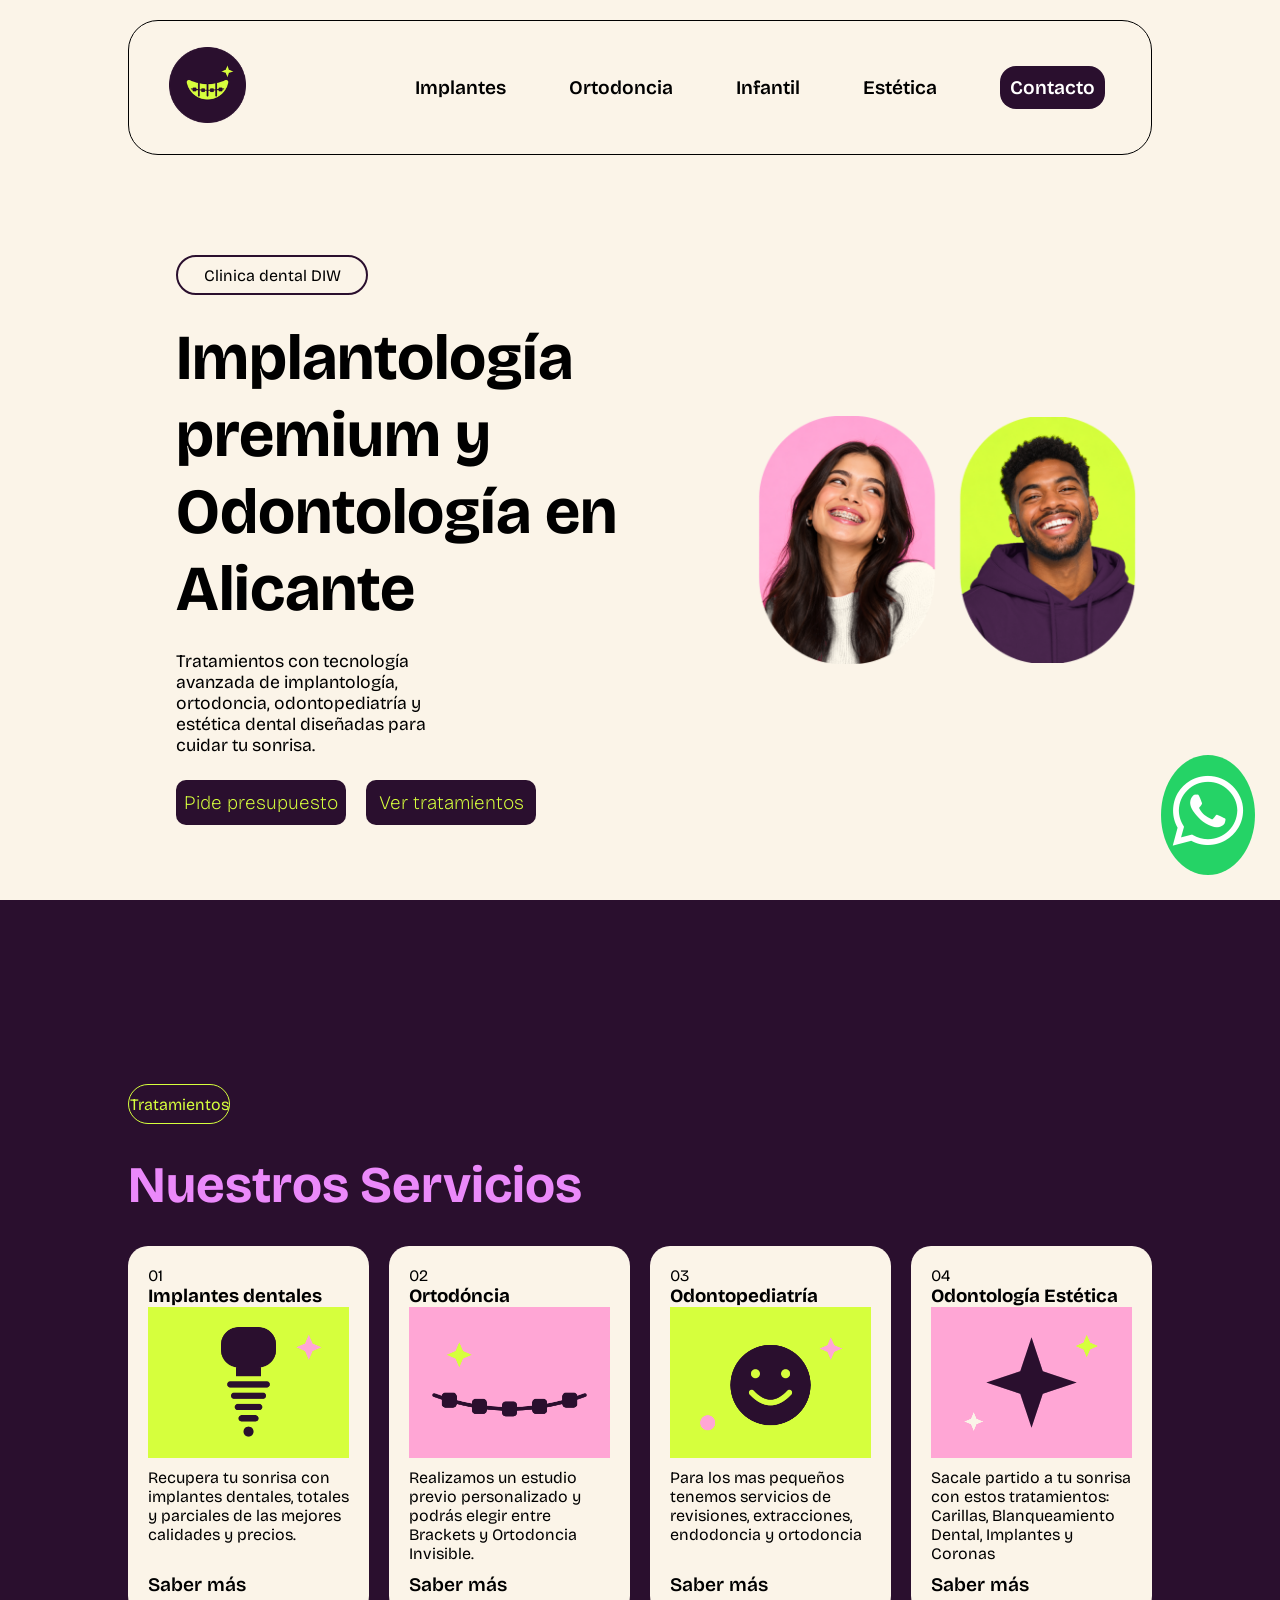
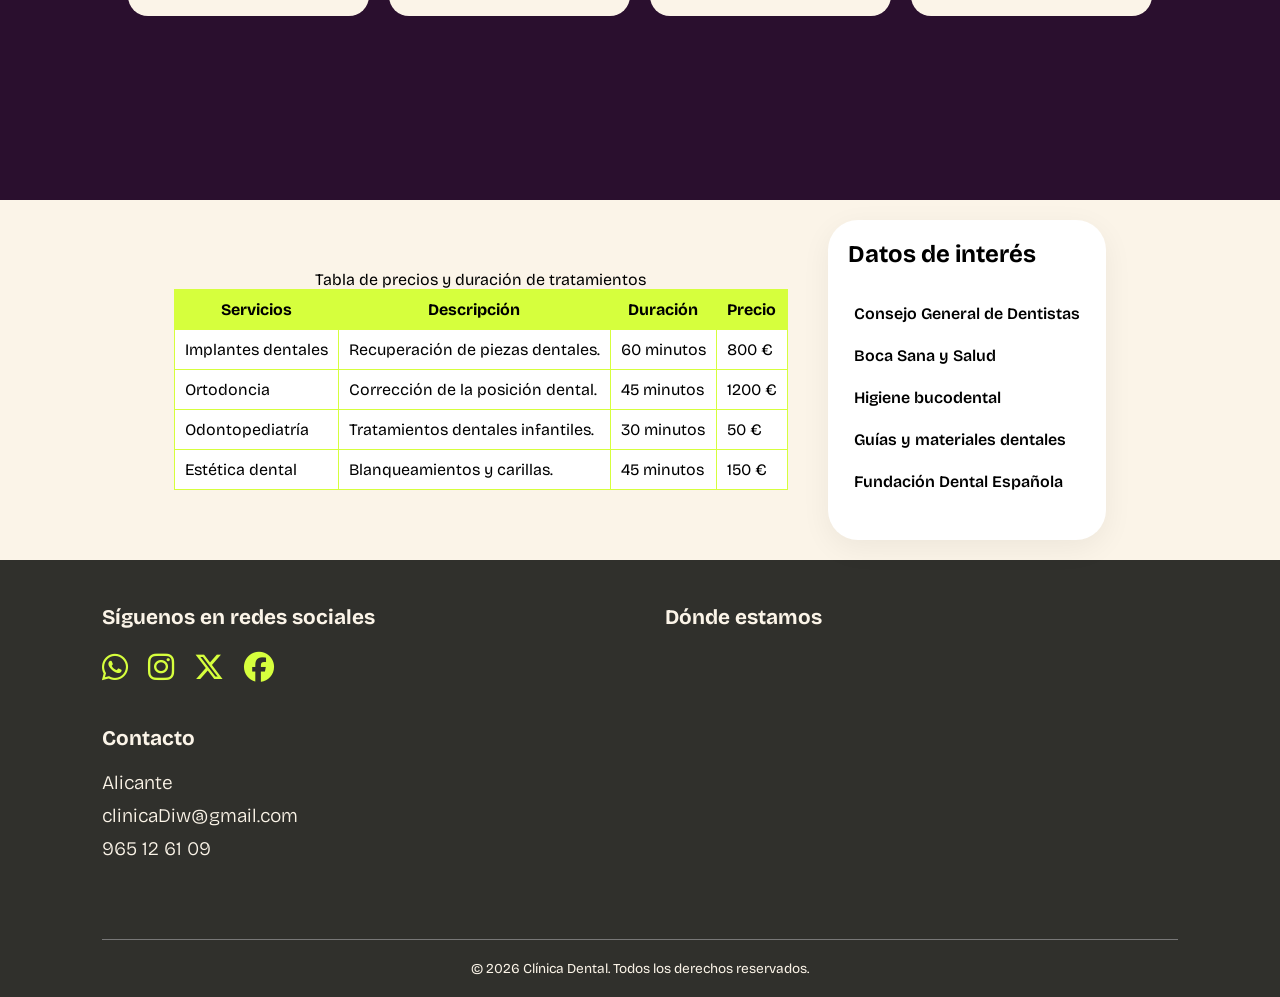
<file: index.html>
<!DOCTYPE html>
<html lang="es">
<head>
    <meta charset="UTF-8">
    <meta name="viewport" content="width=device-width, initial-scale=1.0">
    <meta charset="UTF-8">
    <meta name="description" content="Clínica Dental DIW en Alicante. Especialistas en implantología, ortodoncia, odontopediatría y estética dental.">
    <meta name="author" content="Clínica Dental DIW">
    

     <title>Clínica Dental DIW</title>

   <link rel="stylesheet" href="style.css">
   <link rel="preconnect" href="https://fonts.googleapis.com">
<link rel="preconnect" href="https://fonts.gstatic.com" crossorigin>
<link href="https://fonts.googleapis.com/css2?family=Bricolage+Grotesque:opsz,wght@12..96,200..800&display=swap" rel="stylesheet">
<link rel="stylesheet" href="https://cdnjs.cloudflare.com/ajax/libs/font-awesome/6.7.2/css/all.min.css">

</head>
   
<body>
    <a class="whatsappFijo" href="https://wa.me/34XXXXXXXXX" target="_blank">
    <i class="fa-brands fa-whatsapp"></i>
</a>

    <div class="container1">

                <main>

        <header>
            <nav>

                <div class="logo" >
                    <a href="#inicio">
                        <img src="images/logo_1282.png" alt="logo">
                    </a>
                </div>

                <ul>
                    <li><a href="#implantes">Implantes</a></li>
                    <li><a href="#ortodoncia">Ortodoncia</a></li>
                    <li><a href="#infantil"> Infantil</a></li>
                    <li><a href="#estetica">Estética</a></li>
                    <li><a id="contactoBoton" href="contacto.html">Contacto</a></li>
                </ul>

            </nav>
        </header>

        <div class="cabecera" >

            <div class="container2" id="inicio">

                <div class="Izquierda">

                    <div class="elh3">
                        <p>Clinica dental DIW</p>
                    </div>
                    
                    <div class="elh1">
                        <h1>Implantología <br>premium y <br>Odontología en Alicante</h1>
                    </div>
                    
                    <div class="elp">
                        <P>Tratamientos con tecnología avanzada de implantología, ortodoncia,
                        odontopediatría y estética dental diseñadas para cuidar tu sonrisa.
                        </P>
                    </div>
                    

                    <div class="containerBotones">
                        <a href="contacto.html">Pide presupuesto</a>
                        <a href="#implantes">Ver tratamientos</a>
                    </div>

                </div>

            
                <div class="Derecha">

                    <img src="images/fotos_corporativas1.png "  alt="">
                    <img src="images/fotos_corporativas.png"  alt="">

                </div>
     
            </div>

        </div>

        <!-- SECCIÓN 1 SERVICIOS -->
        <section class="seccionServicios" id="implantes"  >

            <div class="tituloServicios" id="ortodoncia">

                <div class="tratamientos" id="infantil">

                    <p id="estetica">Tratamientos</p>

                </div>
                <div>
                    <h2>Nuestros Servicios</h2>
                </div>

            </div>

            <div class="ContainerServicios">

                <div class="servicio" >
                    <p>01</p>
                    <h3>Implantes dentales</h3>
                    <img src="images/01_implantes.png"  alt="">
                    <p class="textoServicio">Recupera tu sonrisa con implantes dentales, totales y parciales de las mejores calidades y precios.</p>

                    <a href="contacto.html"> Saber más </a>
                </div>

                   <div class="servicio" >
                    <p>02</p>
                    <h3>Ortodóncia</h3>
                    <img src="images/02_ortodoncia.png" alt="">
                    <p class="textoServicio">Realizamos un estudio previo personalizado y podrás elegir entre Brackets y Ortodoncia Invisible.</p>

                    <a href="contacto.html"> Saber más </a>
                </div>

                   <div class="servicio" >
                    <p>03</p>
                    <h3>Odontopediatría</h3>
                    <img src="images/03_odontopediatria.png" alt="">
                    <p class="textoServicio">Para los mas pequeños tenemos servicios de revisiones, extracciones, endodoncia y ortodoncia</p>

                    <a href="contacto.html"> Saber más </a>
                </div>

                   <div class="servicio" >
                    <p>04</p>
                    <h3>Odontología Estética</h3>
                    <img src="images/04_estetica.png" alt="">
                    <p class="textoServicio">Sacale partido a tu sonrisa con estos tratamientos: Carillas, Blanqueamiento Dental, Implantes y Coronas</p>

                    <a href="contacto.html"> Saber más </a>
                </div>

            


            </div>
 
        </section>

        
        <section class="section2">

              
                    <div class="tabla">
                       <caption>Tabla de precios y duración de tratamientos</caption>
                        <table>

                            
                       <thead>
                            <tr>
                                <th>Servicios</th>
                                <th >Descripción</th>
                                <th>Duración</th>
                                <th>Precio</th>
                            </tr>
                       </thead>
                       <tbody>
                                <tr>
                                    <td>Implantes dentales</td>
                                    <td>Recuperación de piezas dentales.</td>
                                    <td>60 minutos</td>
                                    <td>800 €</td>
                                </tr>

                                <tr>
                                    <td>Ortodoncia</td>
                                    <td>Corrección de la posición dental.</td>
                                    <td>45 minutos</td>
                                    <td>1200 €</td>
                                </tr>

                                <tr>
                                    <td>Odontopediatría</td>
                                    <td>Tratamientos dentales infantiles.</td>
                                    <td>30 minutos</td>
                                    <td>50 €</td>
                                </tr>

                                <tr>
                                    <td>Estética dental</td>
                                    <td>Blanqueamientos y carillas.</td>
                                    <td>45 minutos</td>
                                    <td>150 €</td>
                                </tr>
                                
                       </tbody>

                        </table>
                </div>

                <aside>

                    <h4>Datos de interés</h4>
                       <ul class="enlaces">
                            <li><a href="https://consejodentistas.es/" target="_blank">Consejo General de Dentistas</a></li>
                            <li><a href="https://bocasanaysalud.es/" target="_blank">Boca Sana y Salud</a></li>
                            <li><a href="https://consejodentistas.es/informacion-publica/salud-bucodental/campanas/taller-de-higiene-bucodental/" target="_blank">Higiene bucodental</a></li>
                            <li><a href="https://consejodentistas.es/comunicacion/publicaciones/guias-y-materiales/" target="_blank">Guías y materiales dentales</a></li>
                            <li><a href="https://fundaciondental.es/" target="_blank">Fundación Dental Española</a></li>
                       </ul>

                </aside>


        </section>

   


                </main>

                
<footer class="footer">

    <div class="footerContenido">

        <div class="footerRedes">
            <h3>Síguenos en redes sociales</h3>

            <div class="iconosRedes">
                <a href="https://wa.me/34XXXXXXXXX" target="_blank" aria-label="WhatsApp">
                    <i class="fa-brands fa-whatsapp"></i>
                </a>

                <a href="https://www.instagram.com/TU_CUENTA" target="_blank" aria-label="Instagram">
                    <i class="fa-brands fa-instagram"></i>
                </a>

                <a href="https://x.com/TU_CUENTA" target="_blank" aria-label="X">
                    <i class="fa-brands fa-x-twitter"></i>
                </a>

                <a href="https://www.facebook.com/TU_CUENTA" target="_blank" aria-label="Facebook">
                    <i class="fa-brands fa-facebook"></i>
                </a>
            </div>

            <h3>Contacto</h3>
            <a class="contactosFooter" href="https://www.google.com/maps/search/?api=1&query=Calle+Mayor+10,+Alicante" target="_blank">Alicante</a>
            <a class="contactosFooter" href="mailto:clinicaDiw@gmail.com">clinicaDiw@gmail.com</a>
            <a class="contactosFooter" href="tel:965126109">965 12 61 09</a>
        </div>

        <div class="footerMapa">
            <h3>Dónde estamos</h3>

            <iframe
                src="https://www.google.com/maps?q=Alicante%2C%20Espa%C3%B1a&output=embed"  height="250"  style="border:0;" allowfullscreen=""  loading="lazy">
             
            </iframe>
        </div>

    </div>

    <p class="copyright">© 2026 Clínica Dental. Todos los derechos reservados.</p>
</footer>


    </div>

</body>
</html>
</file>
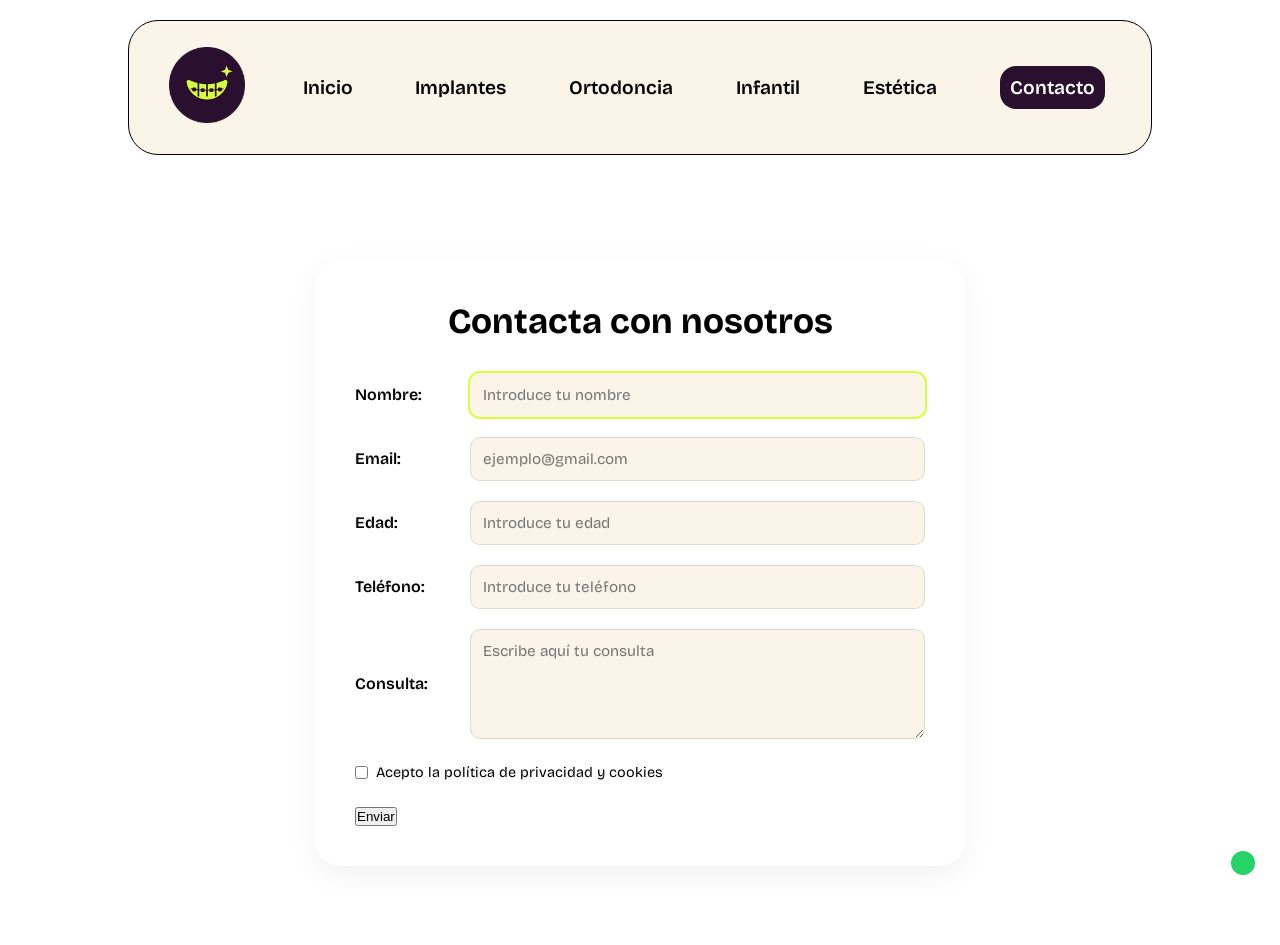
<file: contacto.html>
<!DOCTYPE html>
<html lang="en">
<head>
    <meta charset="UTF-8">
    <meta name="viewport" content="width=device-width, initial-scale=1.0">
    <meta name="description" content="Clínica Dental DIW en Alicante. Especialistas en implantología, ortodoncia, odontopediatría y estética dental.">
    <meta name="author" content="Clínica Dental DIW">
    <meta name="robots" content="index, follow">

   <link rel="stylesheet" href="style.css">
   <link rel="preconnect" href="https://fonts.googleapis.com">
<link rel="preconnect" href="https://fonts.gstatic.com" crossorigin>
<link href="https://fonts.googleapis.com/css2?family=Bricolage+Grotesque:opsz,wght@12..96,200..800&display=swap" rel="stylesheet">

    <title>Clinica dental DIW</title>

</head>
    <a class="whatsappFijo" href="https://wa.me/34XXXXXXXXX" target="_blank">
    <i class="whatsapp"></i>
</a>
<body>

    <main>
        <header>
                <nav>

                    <div class="logo">
                        <a href="index.html#incio">
                            <img src="images/logo_1282.png" alt="logo">
                        </a>
                    </div>

                    <ul>
                        <li><a href="index.html"> Inicio</a></li>
                        <li><a href="index.html#implantes">Implantes</a></li>
                        <li><a href="index.html#ortodoncia">Ortodoncia</a></li>
                        <li><a href="index.html#infantil"> Infantil</a></li>
                        <li><a href="index.html#estetica">Estética</a></li>
                        <li><a id="contactoBoton" href="#contacta">Contacto</a></li>
                    </ul>

                </nav>
            </header>

        <section class="secContacto">

            <div>
                <h1>Contacta con nosotros</h1>

                <form action="#" method="post">

                    <div class="campo">
                        <label for="Nombre">Nombre:</label>
                        <input type="text" id="Nombre" name="nombre" maxlength="40" placeholder="Introduce tu nombre" 
                        pattern="[A-Za-z0-9]+" required autofocus>
                    </div>

                    <div class="campo">
                        <label for="email">Email:</label>
                        <input type="email" id="email" name="email" placeholder="ejemplo@gmail.com" required>
                    </div>

                    <div class="campo">
                        <label for="edad">Edad:</label>
                        <input type="number" id="edad" name="edad" min="18" max="99" placeholder="Introduce tu edad" required>
                    </div>

                    <div class="campo">
                        <label for="tel">Teléfono:</label>
                        <input type="tel" id="tel" name="telefono" placeholder="Introduce tu teléfono" required>
                    </div>

                    <div class="campo">
                        <label for="consulta">Consulta:</label>
                        <textarea id="consulta"  name="consulta" placeholder="Escribe aquí tu consulta" required></textarea>
                    </div>

                    <div class="privacidad">

                        <input type="checkbox" id="privacidad" name="privacidad" required>
                        
                        <label for="privacidad">
                        Acepto la política de privacidad y cookies
                        </label>

                    
                    </div>      
                
                 <button type="submit">Enviar</button>
            
           
                </form>

               

            </div>
          </section>
    
    </main>
   
</body>
</html>
</file>
<file: style.css>
*{
    margin: 0;
    padding: 0;
    box-sizing: border-box;

}

body{
      font-family: "Bricolage Grotesque", sans-serif;
}

.container1{
    background-color: #FBF4E8 ;
    width: 100%;
    height: 100vh;
   
}

.whatsappFijo {
    position: fixed;
    bottom: 25px;
    right: 25px;
    background-color: #25D366;
    color: white;
    font-size: 5em;
    padding: 12px;
    border-radius: 50%;
    z-index: 1001;
}

nav{
    position: fixed;
    top: 20px;
    left: 10%;
    z-index: 1000;

    background-color: #FBF4E8;
    border: 1.5px solid black;
    width: 80%;
    height: 15vh;
     display: flex;
    flex-direction: row;
    align-items: center;
    align-content: center;
    justify-content: space-between;

    padding-left: 40px;
    padding-right: 40px;
    
    border-radius: 30px;
}

ul{
         display: flex;
    flex-direction: row;
    gap: 50px;
     list-style: none;
     
}

a{
    text-decoration: none;
    color: black;
    font-size: 1.2em;
    font-weight: 600;

}
li{
    padding: 0.4rem;
}
li:hover{
    background-color:  #D6FF3D;
    border-radius: 12px;
    padding: 0.4rem;
}

#contactoBoton{
color:white;

border-radius: 16px;
background-color: #2A0F2E;
padding: 10px;

}

header{
    height: 20vh;
   display:flex;
   align-items: center;
   align-content: center;
   justify-content: center;
   padding: 40px;
   /* background-color: rgba(42, 126, 165, 0.644); */

}

.logo img{
    width: 60%;
    height: auto;
}

.cabecera{

    /* background-color: #D6FF3D; */
    width:100%;
    height: 80vh;
       display: flex;

    align-items: center;
    align-content: center;
    justify-content: center;
}
    
   

.container2{
  
    /* background-color: aquamarine; */
    width: 80%;
    height: 70vh ;
    display: flex;
    flex-direction: row;
}

.Izquierda{
    padding: 1rem;
    /* background-color: #eb89fa; */
    width: 60%;
    min-height: 60vh ;
    display: flex;
    flex-direction: column;
    align-content: center;
    justify-content: center;
    gap:1.5rem;

    padding-left: 3rem;
}

.elh3 {
    /* background-color: #48da8e; */
    border: #2A0F2E solid 2px;
    width: 12rem;
    height: 40px;
    border-radius: 50px;
    display: flex;
    align-items: center;
    align-content: center;
    justify-content: center;
}

h1{
    font-size: 4rem;
}

.elh1{
    /* background-color: antiquewhite; */
    

}
.elp{
    /* background-color: #89fa9e; */
    width: 50%;

    font-size: 1.1em;
}

.containerBotones {
    display: flex;
    flex-direction: row;
    gap: 20px;
}

.containerBotones a {
    display: flex;
    justify-content: center;
    align-items: center;
    width: 170px;
    height: 45px;
    border-radius: 10px;
    background-color: #2A0F2E;
    color: #D6FF3D;
    text-decoration: none;
    text-align: center;
    box-sizing: border-box;
    font-weight: 200;
}




.Derecha{
    /* background-color: rgb(77, 74, 71); */
    display: flex;
    flex-direction: row;
    width: 40%;
    align-items: center;
    justify-content: center;
    gap: 15px;
    padding: 20px;

}

.Derecha img{
    width: 50%;
    height: auto;   
}

/* SERVICIOS */
.seccionServicios{
    background-color:#2A0F2E;
    width: 100%;
    height: 100vh;
    display: flex;
    flex-direction: column;
    align-items: center;
    align-content: center;
    justify-content: center;
    gap:30px;
   
}
.tituloServicios{

text-align: left;
background-color: #2A0F2E;
 width: 80%;

 display: flex;
 flex-direction: column;
 gap: 30px;
 color:#eb89fa;

}

.tratamientos{
    background-color: #eb89fa00;
    width: 10%;
    display: flex;
    align-items: center;
    align-content: center;
    justify-content: center;
    text-align: center;
    border:#D6FF3D 1.5px solid;
    border-radius: 50px;
    height: 40px;
    color:#D6FF3D;
}

.ContainerServicios{
    /* background-color: #99a277; */
    display: flex;
    align-items:stretch;
    justify-content:space-between;
 
    flex-direction: row;
    width: 80%;
    gap: 20px;
    

}

.servicio{

    flex:1;
    background-color: #FBF4E8;
    display: flex;
    flex-direction: column;
    padding: 20px;
   
    /* padding: 15px 15px; */
    border-radius: 20px;
}

.servicio img{
    width: 100%;
    height: auto;
}

.servicio p{
    font-size: 1em;
    /* background-color: #D6FF3D; */
    /* width: 90%; */
    
}

.textoServicio{
    padding-top: 10px;
}

h2{
    font-size: 3.2em;
}

.servicio a{
    padding-top: 10px;
    margin-top: auto;
}

/* SECTION 2 TABLA Y ASIDE */

.section2{
    width: 100%;
    height: 40vh;
    background-color:#FBF4E8;
    display: flex;
    flex-direction: row;
    justify-content: center;
}

aside {
    background-color: white;
    padding: 20px;
    display: flex;
        margin:20px;
        gap:10px;

        box-shadow: 0 8px 30px rgba(0, 0, 0, 0.06);
        border-radius: 30px;
    flex-direction: column;
}

aside a:hover,
footer a:hover{
     color: #eb89fa;
}

aside a:visited,
footer a.visited{
    color: #777;
}

.enlaces{
    display: flex;
    flex-direction: column;
    gap:10px;

}

.enlaces a{
    font-size: 1em;
}

h4{
    font-size: 1.5em;
    padding-bottom: 20px;
}




/* TABLA */

.tabla{
    display: flex;
    justify-content: center;
    align-items: center;
    align-content: center;
    flex-direction: column;
    /* background-color: #7d188d; */
    width: auto;
    margin:20px;
}


table {
    border:#D6FF3D 1px solid;
    background-color: #FBF4E8;
     border-collapse: collapse;
     overflow-x: auto;
     
    
}

thead{
background-color:#D6FF3D
}

th, td{
    border:#D6FF3D 1px solid;
    padding: 10px;
   
}

td{
 background-color: white;
}

tbody tr:first-child {
    background-color: #D6FF3D;
}

tbody tr:nth-child(odd) {
    background-color: #FBF4E8;
}

tbody tr:nth-child(even) {
    background-color: #eb89fa;
}



/* SECCIÓN CONTACTO */
.secContacto {
    min-height: 85vh;
    display: flex;
    justify-content: center;
    align-items: center;
    padding: 50px 20px;
}

/* TARJETA DEL FORMULARIO */
.secContacto > div {
    width: 100%;
    max-width: 650px;
    background-color: white;
    padding: 40px;
    border-radius: 25px;
    box-shadow: 0 8px 30px rgba(0, 0, 0, 0.06);
}

.secContacto h1 {
    font-size: 2.2em;
    margin-bottom: 30px;
    text-align: center;
}

/* CAMPOS DEL FORMULARIO */
.campo {
    display: flex;
    align-items: center;
    gap: 15px;
    margin-bottom: 20px;
}

.campo label {
    width: 100px;
    font-weight: 600;
}

.campo input,
.campo textarea {
    flex: 1;
    min-width: 0;
    padding: 12px;
    border: 1px solid #dedbd3;
    border-radius: 10px;
    font-family: inherit;
    font-size: 0.95em;
    background-color: #FBF4E8;
}

.campo textarea {
    height: 110px;
    resize: vertical;
}

.campo input:focus,
.campo textarea:focus {
    outline: 2px solid #D6FF3D;
    border-color: transparent;
}

/* PRIVACIDAD */
.privacidad {
    display: flex;
    align-items: center;
    gap: 8px;
    margin: 25px 0;
    font-size: 0.9em;
}

.privacidad input {
    margin: 0;
}

/* FOOTER */

.footer {
    background-color: #30302C;
    color: #FBF4E8;
    padding: 45px 8% 20px;
}

.footerContenido {
    display: flex;
    justify-content: space-between;
    gap: 50px;
    
}

.footerRedes,
.footerMapa {
    flex: 1;
    /* background-color: #eb89fa; */
}

.footer h3 {
    margin-bottom: 20px;
    font-size: 1.3em;
}

.footerRedes a {
    margin-bottom: 10px;
}

.contactosFooter{
    display: flex;
    flex-direction: column;
    color:#FBF4E8;
    font-weight:300;
}

/* ICONOS */

.iconosRedes {
    display: flex;
    
    gap: 20px;
    margin-bottom: 30px;
    /* background-color: #777; */
}

.iconosRedes a {
    color: #D6FF3D;
    font-size: 30px;
  
}


/* MAPA */

.footerMapa iframe {
    border-radius: 15px;
    width: 100%;
}

/* COPYRIGHT */

.copyright {
    text-align: center;
    margin-top: 35px;
    padding-top: 20px;
    border-top: 1px solid #777;
    font-size: 0.85em;
}
</file>
